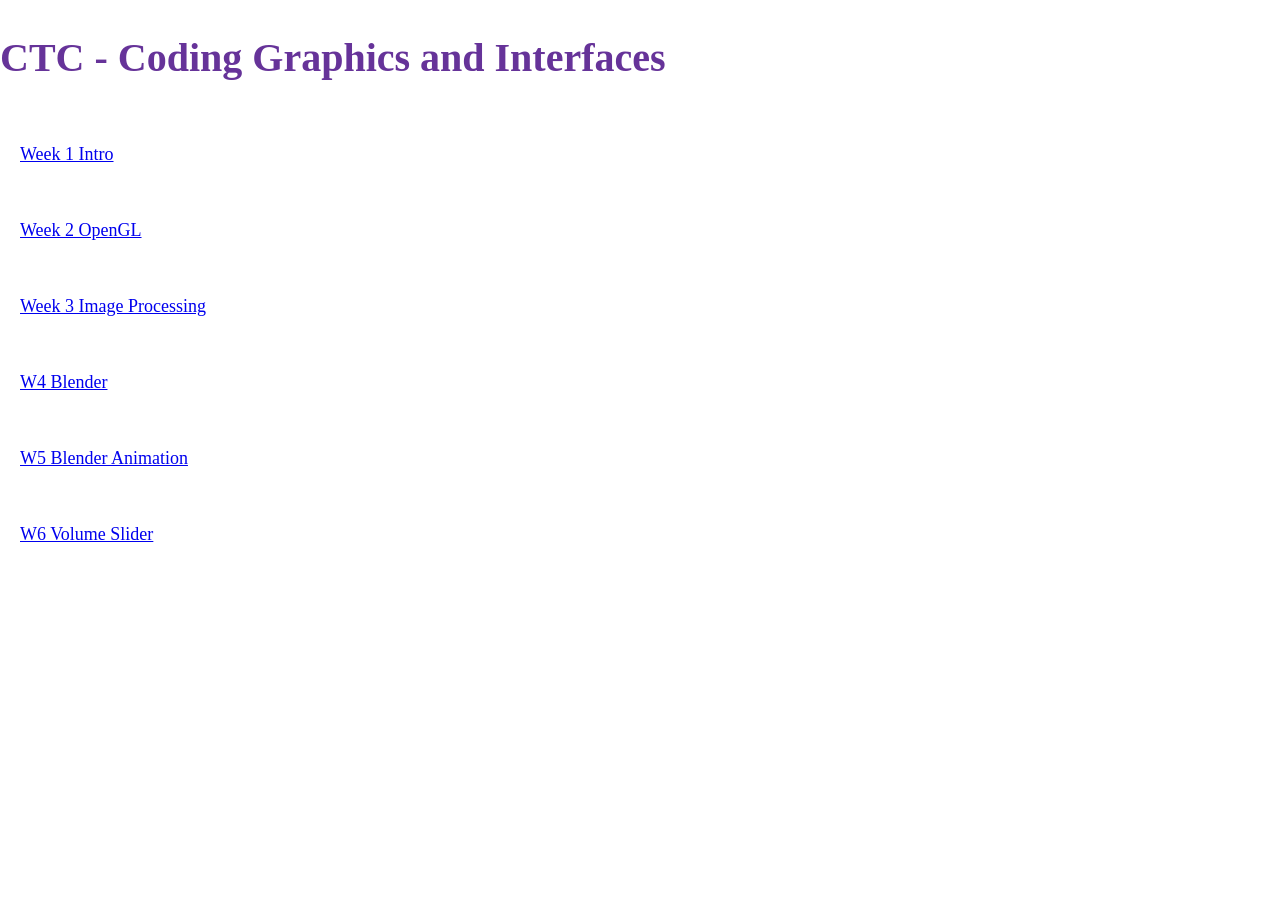
<file: index.html>
<!DOCTYPE html>
<html lang="en">

<head>
    <meta charset="UTF-8">
    <meta name="viewport" content="width=device-width, initial-scale=1.0">
    <title>Document</title>
    <link rel="stylesheet" href="styles.css">
</head>

<body>
    <p>
    <h1>CTC - Coding Graphics and Interfaces</h1>
    </p>
    <p>
        <a href="https://alishazhou.github.io/CFGI_BasicShader_Alisha/">Week 1 Intro</a>
    </p>
    <p>
        <a href="https://alishazhou.github.io/CFGI_GenerativeDesign_AZ/">Week 2 OpenGL</a>
    </p>
    <p>
        <a href="https://alishazhou.github.io/week3-imageprocessing/">Week 3 Image Processing</a>
    </p>
    <p>
        <a href="Blender.html" class="button">
            W4 Blender
        </a>
    </p>
    <p>
        <a href="BlenderAnimation.html" class="button">
            W5 Blender Animation
        </a>
    </p>
        <p>
        <a href="https://alishazhou.github.io/volume-slider/">
            W6 Volume Slider
        </a>
    </p>
</body>

</html>
</file>
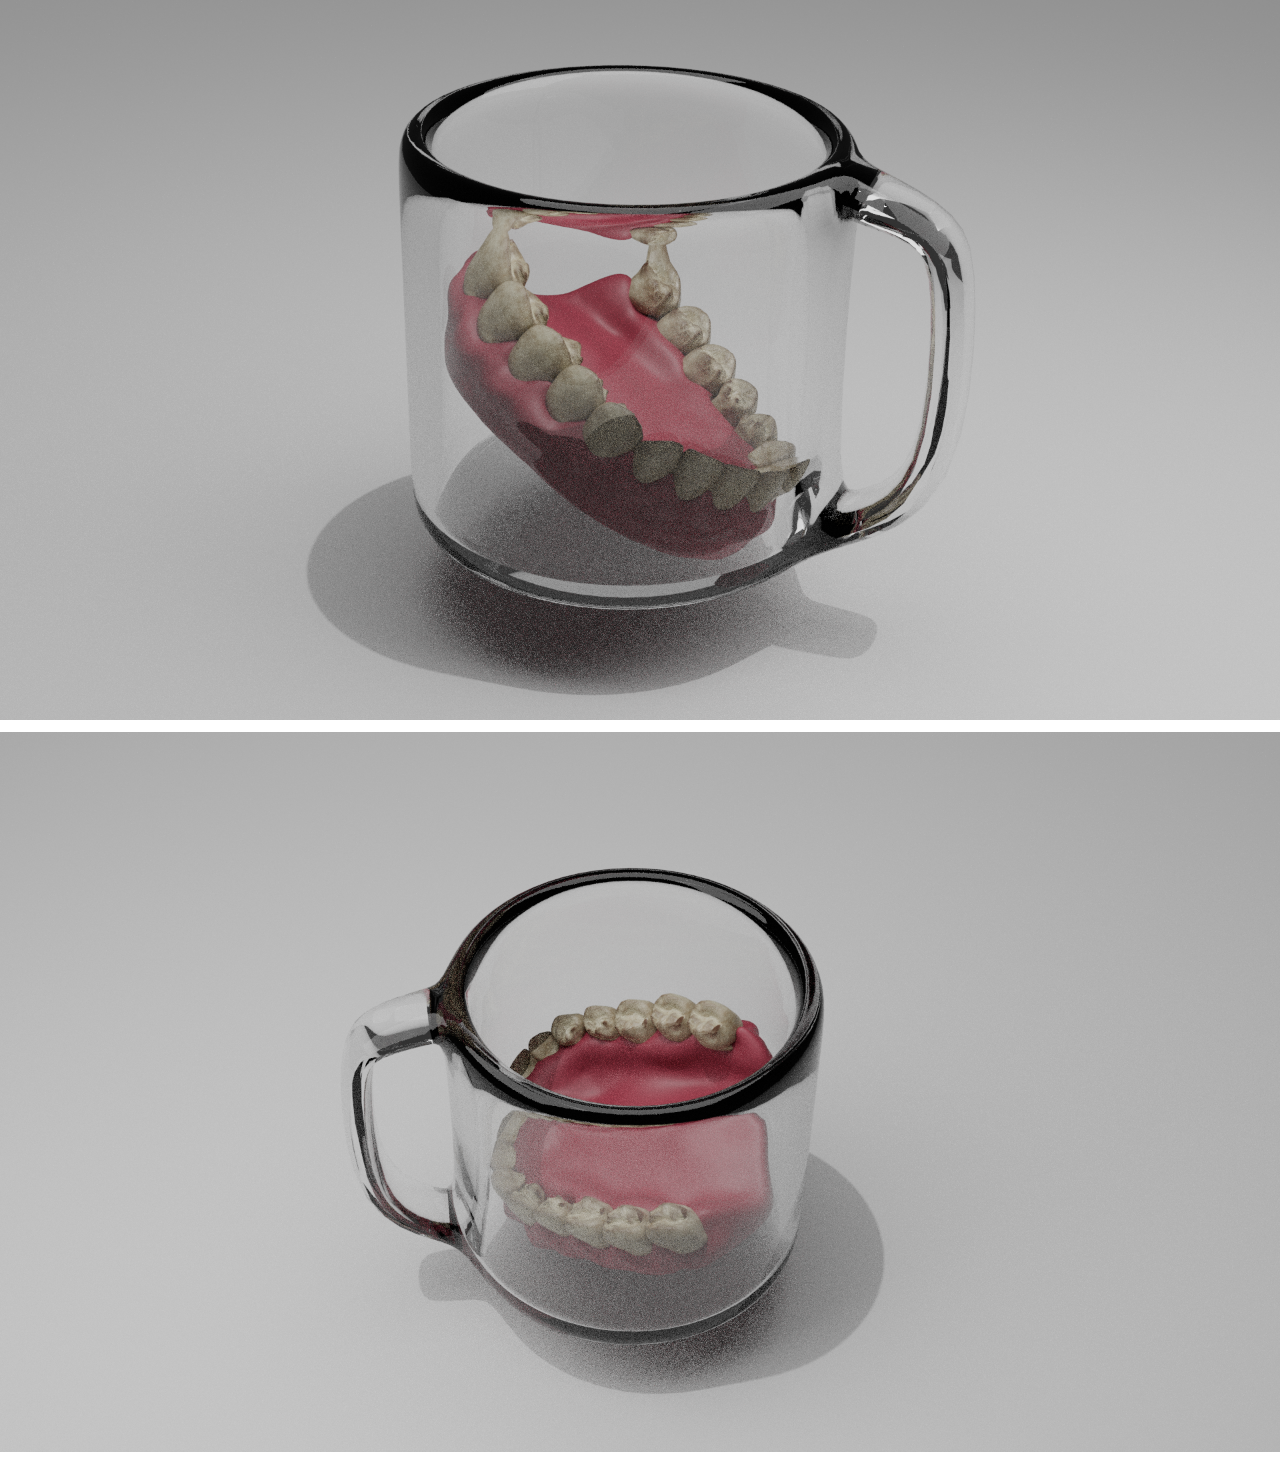
<file: Blender.html>
<!DOCTYPE html>
<html lang="en">
<head>
    <meta charset="UTF-8">
    <meta name="viewport" content="width=device-width, initial-scale=1.0">
    <title>Document</title>
    <link rel="stylesheet" href="styles.css">
</head>

<body>
    <img src="dentures.png" alt="Blender Render" width="100%">
    <img src="dentures2.png" alt="Blender Render" width="100%">

</body>
</file>
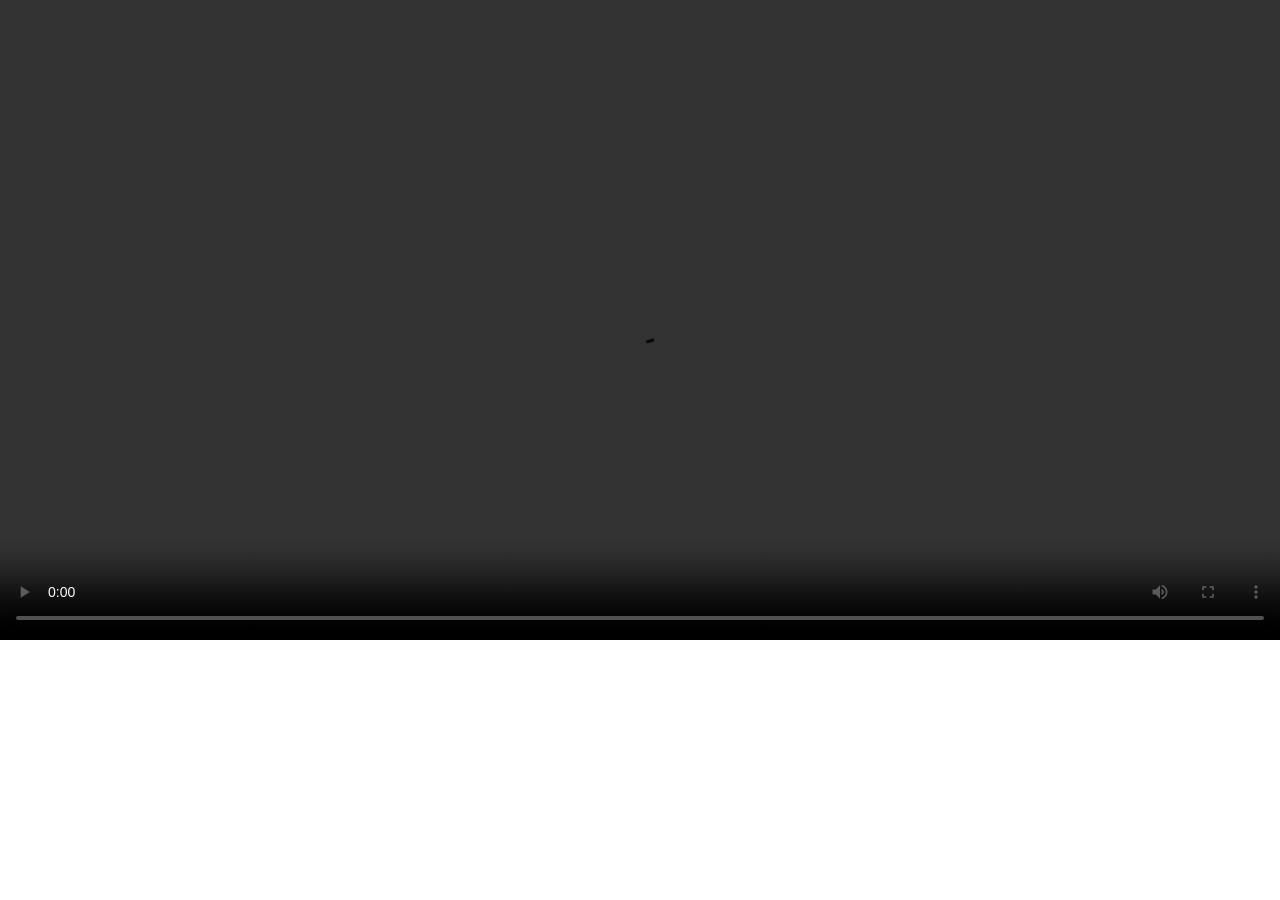
<file: BlenderAnimation.html>
<!DOCTYPE html>
<html lang="en">

<head>
    <meta charset="UTF-8">
    <meta name="viewport" content="width=device-width, initial-scale=1.0">
    <title>Document</title>
    <link rel="stylesheet" href="styles.css">
</head>

<body>
<video src="0001_1.mp4" width="100%" autoplay="true" controls></video>
</body>
</file>
<file: styles.css>
* {
    margin: 0;
    padding: 0;
}

body {
    line-height: 200%;
    font-size: 18px;

}

h1 {
    color: rebeccapurple;
    font-size: 40px;
}

p {
    left: 50px;
    padding: 20px;
}
</file>
